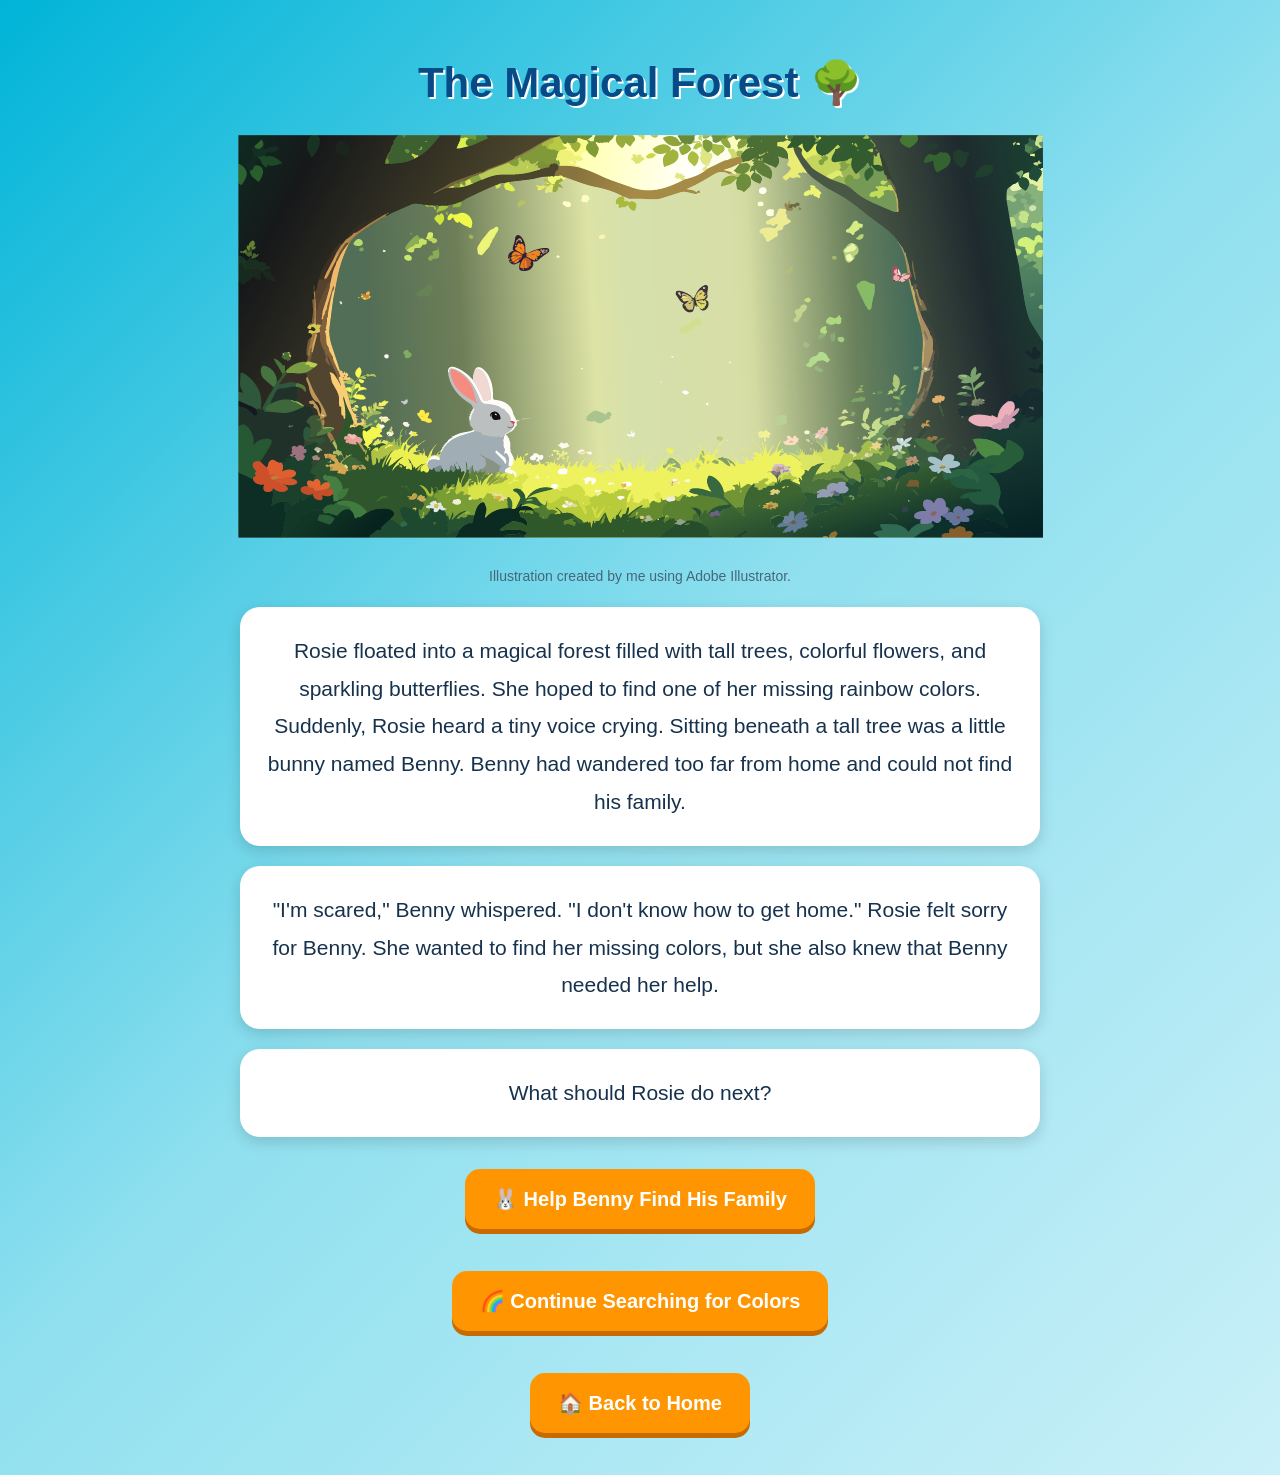
<file: pg2.html>
<!DOCTYPE html>
<html lang="en">

<head>
    <meta charset="UTF-8">
    <meta name="viewport" content="width=device-width, initial-scale=1.0">

    <title>The Magical Forest</title>
    <link rel="stylesheet" href="styles.css">
</head>

<body>

    <!-- Page Title -->
    <h1>The Magical Forest 🌳</h1>

    <!-- Magical Forest Illustration -->
    <img src="Images/magical-forest.png"
         alt="Benny the bunny sitting in a magical forest"
         class="story-image">
    
      <p class="image-credit">
            Illustration created by me using Adobe Illustrator.
        </p>
    <!-- Story Box 1 -->
    <div class="story-box">

        <p>
            Rosie floated into a magical forest filled
            with tall trees, colorful flowers, and
            sparkling butterflies. She hoped to find
            one of her missing rainbow colors.
            Suddenly, Rosie heard a tiny voice crying.
            Sitting beneath a tall tree was a little
            bunny named Benny. Benny had wandered
            too far from home and could not find
            his family.
        </p>

    </div>

    <!-- Story Box 2 -->
    <div class="story-box">

        <p>
            "I'm scared," Benny whispered.
            "I don't know how to get home."
            Rosie felt sorry for Benny. She wanted
            to find her missing colors, but she
            also knew that Benny needed her help.
        </p>

    </div>

    <!-- Question Box 3 -->
    <div class="question-box">

        <p>What should Rosie do next?</p>

    </div>

    <!-- Adventure Choices -->
  <a href="pg4.html?animal=benny" onclick="localStorage.setItem('helpedBenny', 'yes');">
    🐰 Help Benny Find His Family
</a>

    <br><br>

 <a href="pg5.html">
        🌈 Continue Searching for Colors
    </a>

    <br><br>

    <!-- Back to Homepage -->
    <a href="index.html">
        🏠 Back to Home
    </a>

  
  


</body>

</html>
</file>
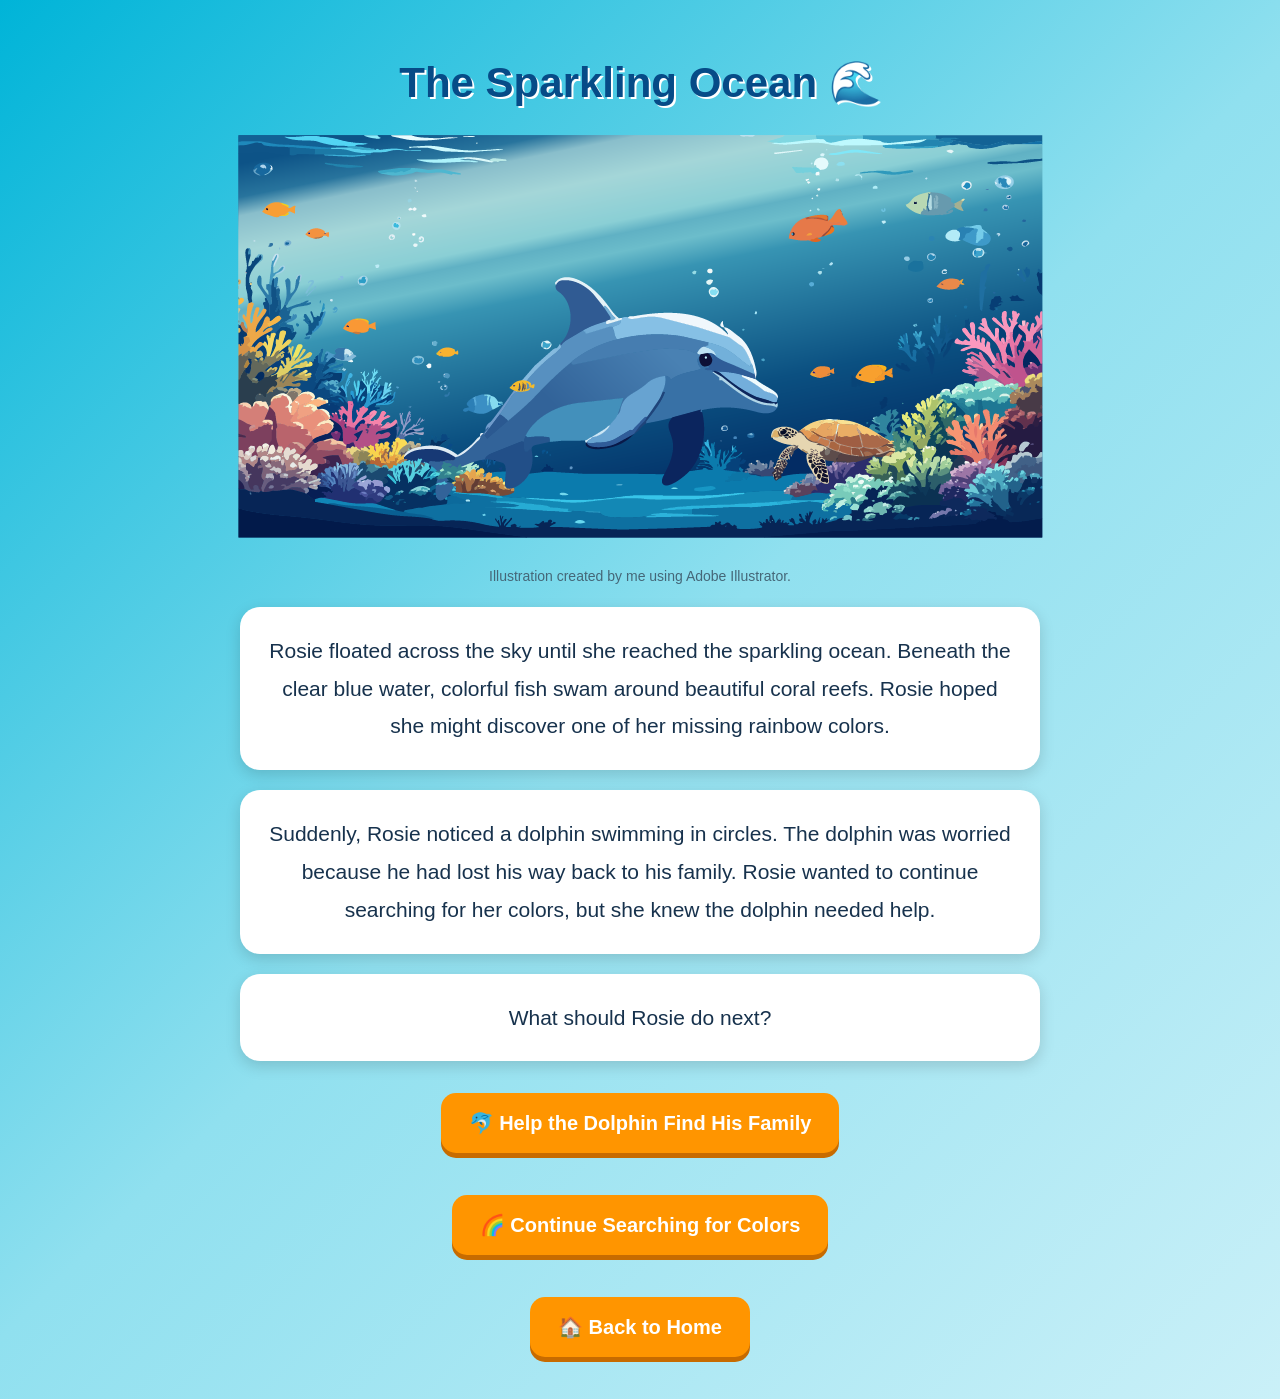
<file: pg3.html>
<!DOCTYPE html>
<html lang="en">

<head>
    <meta charset="UTF-8">
    <title>The Sparkling Ocean</title>
    <link rel="stylesheet" href="styles.css">
</head>

<body>

    <!-- Page Title -->
    <h1>The Sparkling Ocean 🌊</h1>

    <!-- Ocean Illustration -->
    <img src="Images/sparkling-ocean.png"
         alt="A colorful underwater ocean with a dolphin, sea turtle, and fish"
         class="story-image">

    <!-- Image Credit -->
    <p class="image-credit">
        Illustration created by me using Adobe Illustrator.
    </p>

    <!-- Story Box 1 -->
    <div class="story-box">
        <p>
            Rosie floated across the sky until she reached
            the sparkling ocean. Beneath the clear blue water,
            colorful fish swam around beautiful coral reefs.
            Rosie hoped she might discover one of her missing
            rainbow colors.
        </p>
    </div>

    <!-- Story Box 2 -->
    <div class="story-box">
        <p>
            Suddenly, Rosie noticed a dolphin swimming in circles.
            The dolphin was worried because he had lost his way
            back to his family. Rosie wanted to continue searching
            for her colors, but she knew the dolphin needed help.
        </p>
    </div>

    <!-- Story Box 3 -->
    <div class="story-box">
        <p>What should Rosie do next?</p>
    </div>

   <!-- Adventure Choices -->

<div>
<a href="pg4.html?animal=dolphin"
   onclick="localStorage.setItem('helpedDolphin', 'yes');">
    🐬 Help the Dolphin Find His Family
</a>
</div>

<br>

<div>
 <a href="pg5.html">
        🌈 Continue Searching for Colors
    </a>
</div>

<br>

<div>
    <a href="index.html">
        🏠 Back to Home
    </a>
</div>

</body>
</html>
</file>
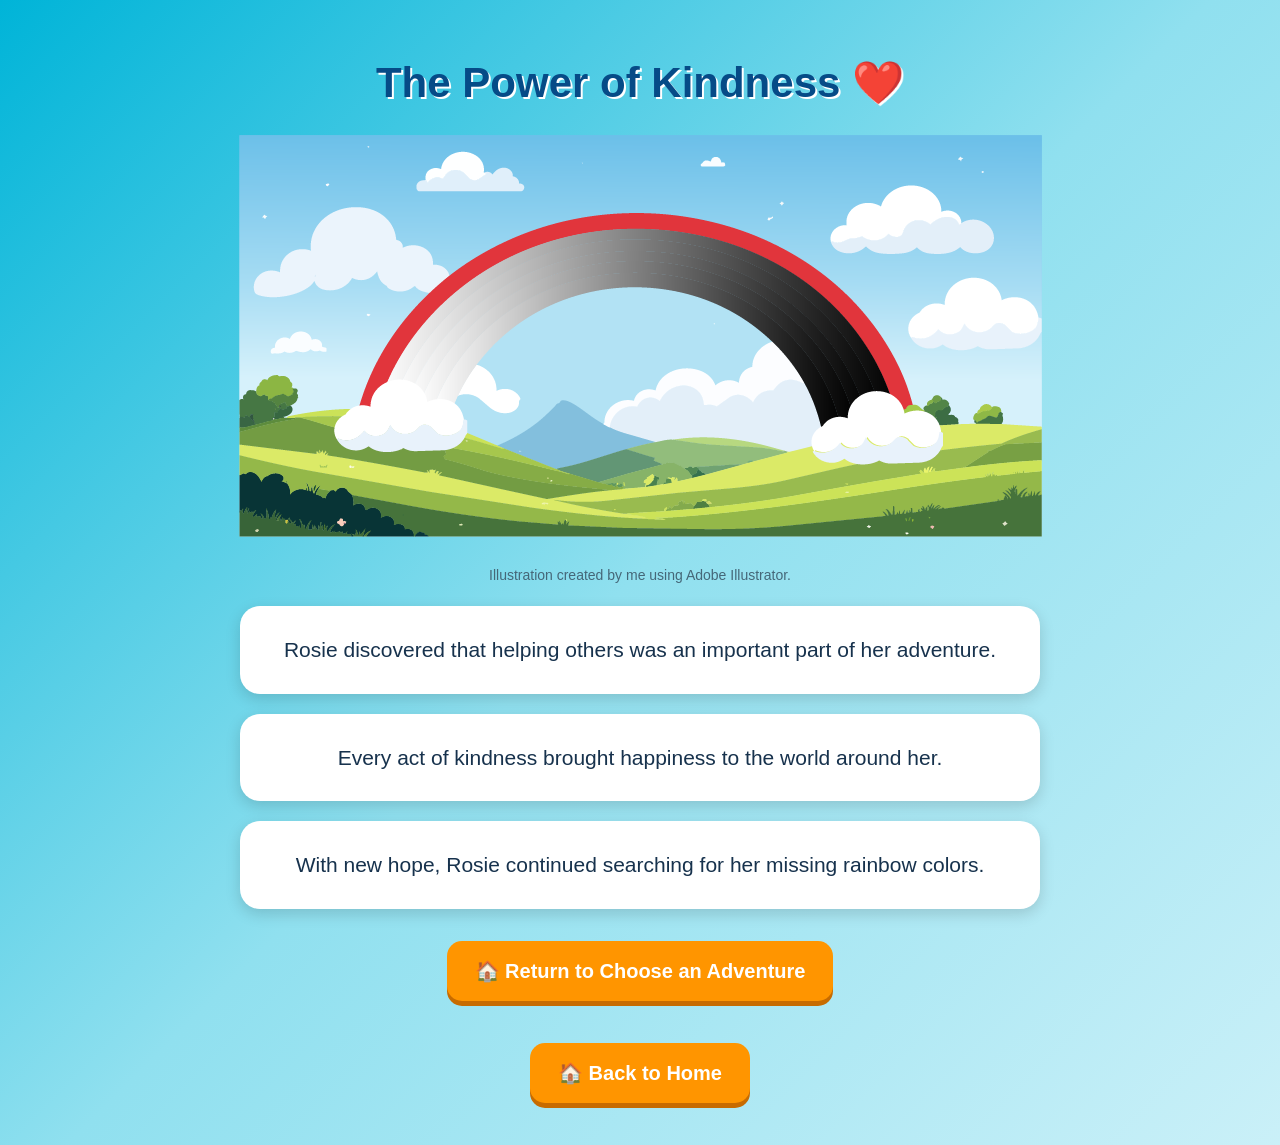
<file: pg4.html>
<!DOCTYPE html>
<html lang="en">

<head>
    <meta charset="UTF-8">
    <meta name="viewport"
          content="width=device-width, initial-scale=1.0">

    <title>The Power of Kindness</title>

    <link rel="stylesheet" href="styles.css">
</head>

<body>

    <!-- Page Title -->
    <h1>The Power of Kindness ❤️</h1>

    <!-- Changing Rainbow Illustration -->
<img id="rainbowImage"
     src="Images/rainbow-red-blue.png"
     alt="Rosie's magical rainbow"
     class="story-image">

<p class="image-credit">
    Illustration created by me using Adobe Illustrator.
</p>

    <!-- Story Box 1 -->
    <div class="story-box">
        <p id="story1"></p>
    </div>

    <!-- Story Box 2 -->
    <div class="story-box">
        <p id="story2"></p>
    </div>

    <!-- Story Box 3 -->
    <div class="story-box">
        <p id="story3"></p>
    </div>

   <!-- Adventure Choices -->

<div>
    <a id="continueButton" href="pg5.html">
        🌈 Continue the Adventure
    </a>
</div>

    <br>

    <div>
        <a href="index.html">
            🏠 Back to Home
        </a>
    </div>

    <!-- Interactive Story -->
    <script>

        const params = new URLSearchParams(window.location.search);

        const animal = params.get("animal");

        if (animal === "benny") {

            document.getElementById("story1").textContent =
                "Rosie decided to help Benny find his family. " +
                "Together, they traveled through the magical forest, " +
                "searching beneath the tall trees and colorful flowers.";

            document.getElementById("story2").textContent =
                "Suddenly, Benny spotted his family waiting near " +
                "a beautiful meadow. He jumped with happiness " +
                "and thanked Rosie for helping him find his way home.";

            document.getElementById("story3").textContent =
                "As Rosie watched Benny reunite with his family, " +
                "a bright red light appeared in the sky. " +
                "One of her missing rainbow colors had returned! " +
                "Rosie discovered that kindness could bring back her colors.";

        } else if (animal === "dolphin") {

            document.getElementById("story1").textContent =
                "Rosie decided to help the lost dolphin find his family. " +
                "Together, they traveled across the sparkling ocean, " +
                "searching through the beautiful coral reefs.";

            document.getElementById("story2").textContent =
                "After swimming for a while, the dolphin heard " +
                "familiar sounds in the distance. His family appeared " +
                "through the blue water, and he rushed toward them happily.";

            document.getElementById("story3").textContent =
                "The dolphin thanked Rosie for her kindness. " +
                "Suddenly, a beautiful blue light sparkled across the ocean. " +
                "Another rainbow color had returned! " +
                "Rosie realized that helping others was restoring her colors.";

        } else {

            document.getElementById("story1").textContent =
                "Rosie discovered that helping others was an important part of her adventure.";

            document.getElementById("story2").textContent =
                "Every act of kindness brought happiness to the world around her.";

            document.getElementById("story3").textContent =
                "With new hope, Rosie continued searching for her missing rainbow colors.";
        }

    </script>
<script>
    let helpedBenny = localStorage.getItem("helpedBenny");
    let helpedDolphin = localStorage.getItem("helpedDolphin");

    let rainbowImage = document.getElementById("rainbowImage");

    if (helpedBenny === "yes" && helpedDolphin === "yes") {
        rainbowImage.src = "Images/rainbow-red-blue.png";
    }
    else if (helpedBenny === "yes") {
        rainbowImage.src = "Images/rainbow-red.png";
    }
    else if (helpedDolphin === "yes") {
        rainbowImage.src = "Images/rainbow-blue.png";
    }
    else {
        rainbowImage.src = "Images/kindness-rainbow.png";
    }
    let continueButton = document.getElementById("continueButton");

if (helpedBenny === "yes" && helpedDolphin === "yes") {
    continueButton.href = "pg5.html";
    continueButton.textContent = "🌈 See the Restored Rainbow";
}
else if (helpedBenny === "yes") {
    continueButton.href = "pg3.html";
    continueButton.textContent = "🌊 Visit The Sparkling Ocean";
}
else if (helpedDolphin === "yes") {
    continueButton.href = "pg2.html";
    continueButton.textContent = "🌳 Help Benny";
}
else {
    continueButton.href = "index.html";
    continueButton.textContent = "🏠 Return to Choose an Adventure";
}
</script>
</body>
</html>
</file>
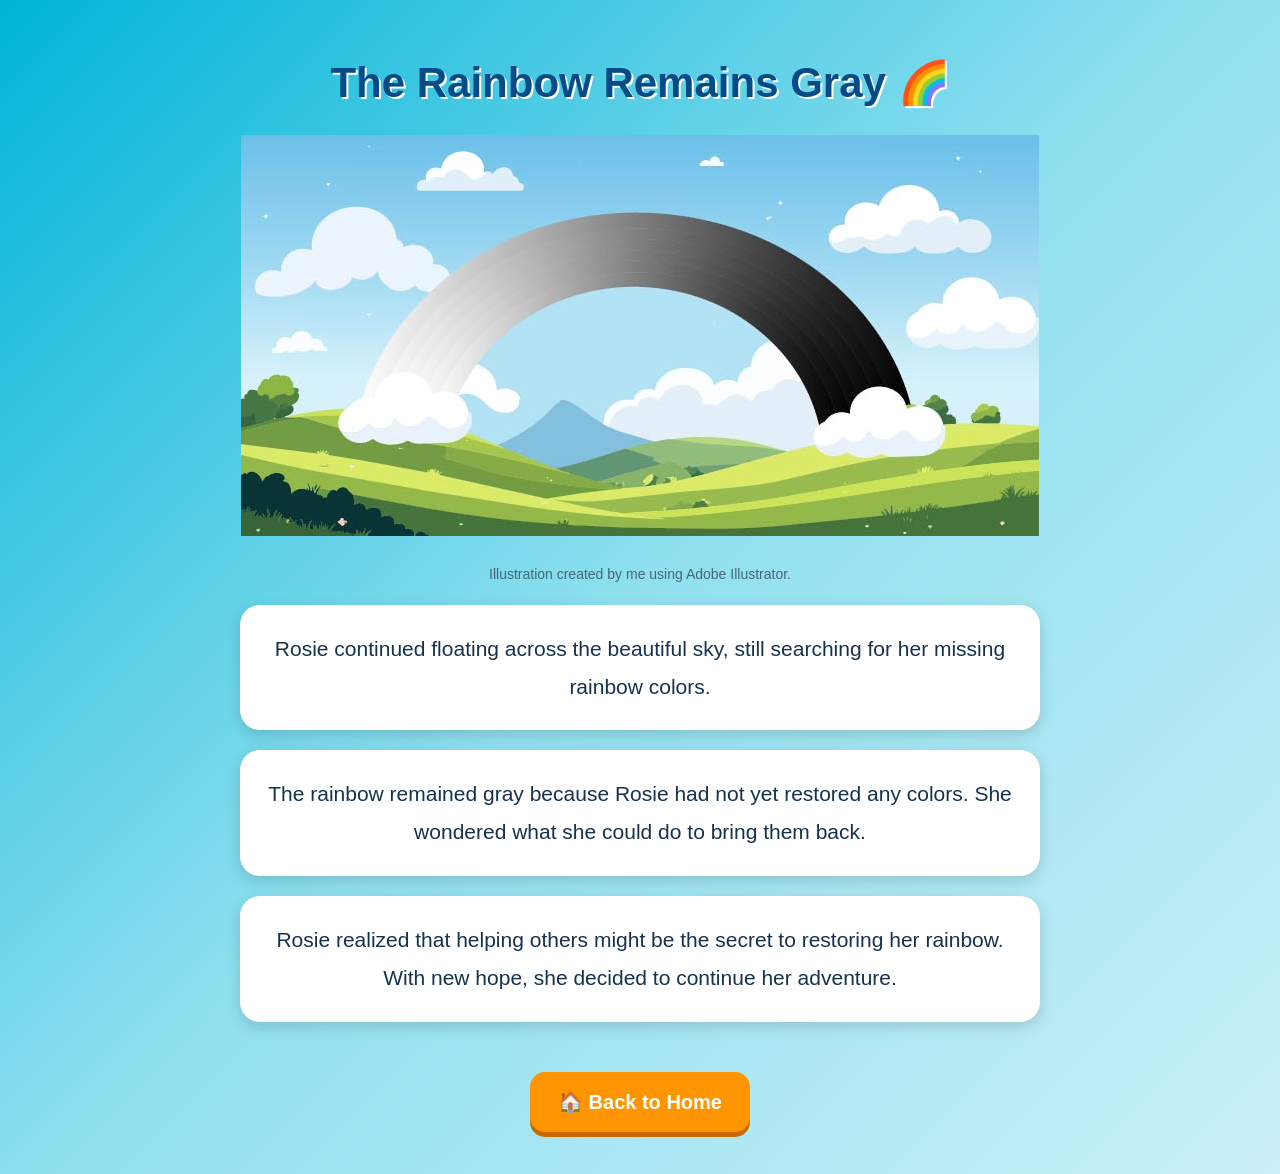
<file: pg5.html>
<!DOCTYPE html>
<html lang="en">

<head>
    <meta charset="UTF-8">
    <meta name="viewport"
          content="width=device-width, initial-scale=1.0">

    <title>The Rainbow Returns</title>

    <link rel="stylesheet" href="styles.css">
</head>

<body>

    <!-- Page Title -->
   <h1 id="rainbowTitle">The Rainbow Returns 🌈</h1>
    <!-- Rainbow Illustration -->
   <img id="finalRainbow" src="Images/rainbow-restored.png"
         alt="A beautiful rainbow shining over green hills"
         class="story-image">

    <!-- Illustration Credit -->
    <p class="image-credit">
        Illustration created by me using Adobe Illustrator.
    </p>

    <!-- Story Box 1 -->
    <div class="story-box">
        <p id="story1">
            Rosie continued floating across the beautiful sky,
            determined to find her missing rainbow colors.
            Along the way, she remembered all the wonderful
            places she had visited during her adventure.
        </p>
    </div>

    <!-- Story Box 2 -->
    <div class="story-box">
       <p id="story2">
            Suddenly, colorful sparkles began appearing
            all around her. The colors slowly came together,
            forming a beautiful rainbow that stretched
            across the bright blue sky.
        </p>
    </div>

    <!-- Story Box 3 -->
    <div class="story-box">
    <p id="story3">
            Rosie smiled as her rainbow finally returned.
            She realized that kindness, courage, and
            believing in herself made her adventure special.
            With her colors restored, Rosie happily
            returned home.
        </p>
    </div>

    <!-- Back to Home -->
    <br>

    <a href="index.html">
        🏠 Back to Home
    </a>


    
    <script>
let helpedBenny = localStorage.getItem("helpedBenny");
let helpedDolphin = localStorage.getItem("helpedDolphin");

let finalRainbow = document.getElementById("finalRainbow");

if (helpedBenny === "yes" && helpedDolphin === "yes") {
    finalRainbow.src = "Images/rainbow-restored.png";
}
else if (helpedBenny === "yes") {
    finalRainbow.src = "Images/rainbow-red.png";
}
else if (helpedDolphin === "yes") {
    finalRainbow.src = "Images/rainbow-blue.png";
}
else {
    finalRainbow.src = "Images/rainbow-adventure.jpg";
}
        let rainbowTitle = document.getElementById("rainbowTitle");

if (helpedBenny !== "yes" && helpedDolphin !== "yes") {
    rainbowTitle.textContent = "The Rainbow Remains Gray 🌈";
}
    
// Change Rosie's story based on her choices

let story1 = document.getElementById("story1");
let story2 = document.getElementById("story2");
let story3 = document.getElementById("story3");

if (helpedBenny === "yes" && helpedDolphin === "yes") {

    story1.textContent =
        "Rosie remembered helping Benny the bunny and the lost dolphin. " +
        "Her kindness had brought happiness to both of her new friends.";

    story2.textContent =
        "Suddenly, colorful sparkles filled the sky. " +
        "All the rainbow colors returned, creating a beautiful rainbow.";

    story3.textContent =
        "Rosie smiled as her rainbow was finally restored. " +
        "She learned that kindness and courage could make wonderful things happen. " +
        "With her colors shining brightly, Rosie happily returned home.";

} else if (helpedBenny === "yes") {

    story1.textContent =
        "Rosie remembered helping Benny the bunny find his family. " +
        "She felt proud that she had made a difference.";

    story2.textContent =
        "Suddenly, a bright red light sparkled across the sky. " +
        "The red color of Rosie's rainbow had returned!";

    story3.textContent =
        "Rosie smiled because her kindness had restored one rainbow color. " +
        "She knew there were still more colors to find. " +
        "With hope in her heart, Rosie continued her adventure.";

} else if (helpedDolphin === "yes") {

    story1.textContent =
        "Rosie remembered helping the dolphin find his family. " +
        "She felt happy knowing her kindness had helped someone.";

    story2.textContent =
        "Suddenly, a beautiful blue light shimmered across the ocean. " +
        "The blue color of Rosie's rainbow had returned!";

    story3.textContent =
        "Rosie smiled as her blue rainbow color began to shine. " +
        "She knew her adventure was not finished yet. " +
        "Determined to find the remaining colors, Rosie continued searching.";

} else {

    story1.textContent =
        "Rosie continued floating across the beautiful sky, " +
        "still searching for her missing rainbow colors.";

    story2.textContent =
        "The rainbow remained gray because Rosie had not yet restored any colors. " +
        "She wondered what she could do to bring them back.";

    story3.textContent =
        "Rosie realized that helping others might be the secret to restoring her rainbow. " +
        "With new hope, she decided to continue her adventure.";
}
    
    </script>
</body>
</html>
</file>
<file: styles.css>
body {
    background: linear-gradient(
        135deg,
        #00B4D8,
        #90E0EF,
        #CAF0F8
    );

    font-family: Arial, sans-serif;
    text-align: center;
    color: #17324D;
    padding: 30px 15px;
    min-height: 100vh;
    margin: 0;
}

h1 {
    color: #064B87;
    font-size: 42px;
    text-shadow: 2px 2px white;
}

p {
    background-color: white;
    font-size: 21px;
    line-height: 1.8;
    padding: 25px;
    border-radius: 20px;
    max-width: 750px;
    margin: 20px auto;
    box-shadow: 0 5px 15px rgba(0,0,0,0.15);
}

a {
    display: inline-block;
    background: #FF9500;
    color: white;
    font-size: 20px;
    font-weight: bold;
    padding: 18px 28px;
    border-radius: 15px;
    text-decoration: none;
    margin: 12px;
    box-shadow: 0 5px 0 #C76B00;
    transition: 0.2s;
}

a:hover {
    background: #20A35B;
    transform: translateY(-4px);
}

a:active {
    transform: translateY(2px);
    box-shadow: 0 2px 0 #C76B00;
}

@media (max-width: 600px) {
    h1 {
        font-size: 30px;
    }

    p {
        font-size: 18px;
    }

    a {
        font-size: 18px;
    }
}
/* Small Image Credits */

.image-credit {
    font-size: 14px;
    color: #456778;
    background: transparent;
    box-shadow: none;
    padding: 0;
    margin: 25px auto 5px;
    text-align: center;
    line-height: 1.4;
}
</file>
